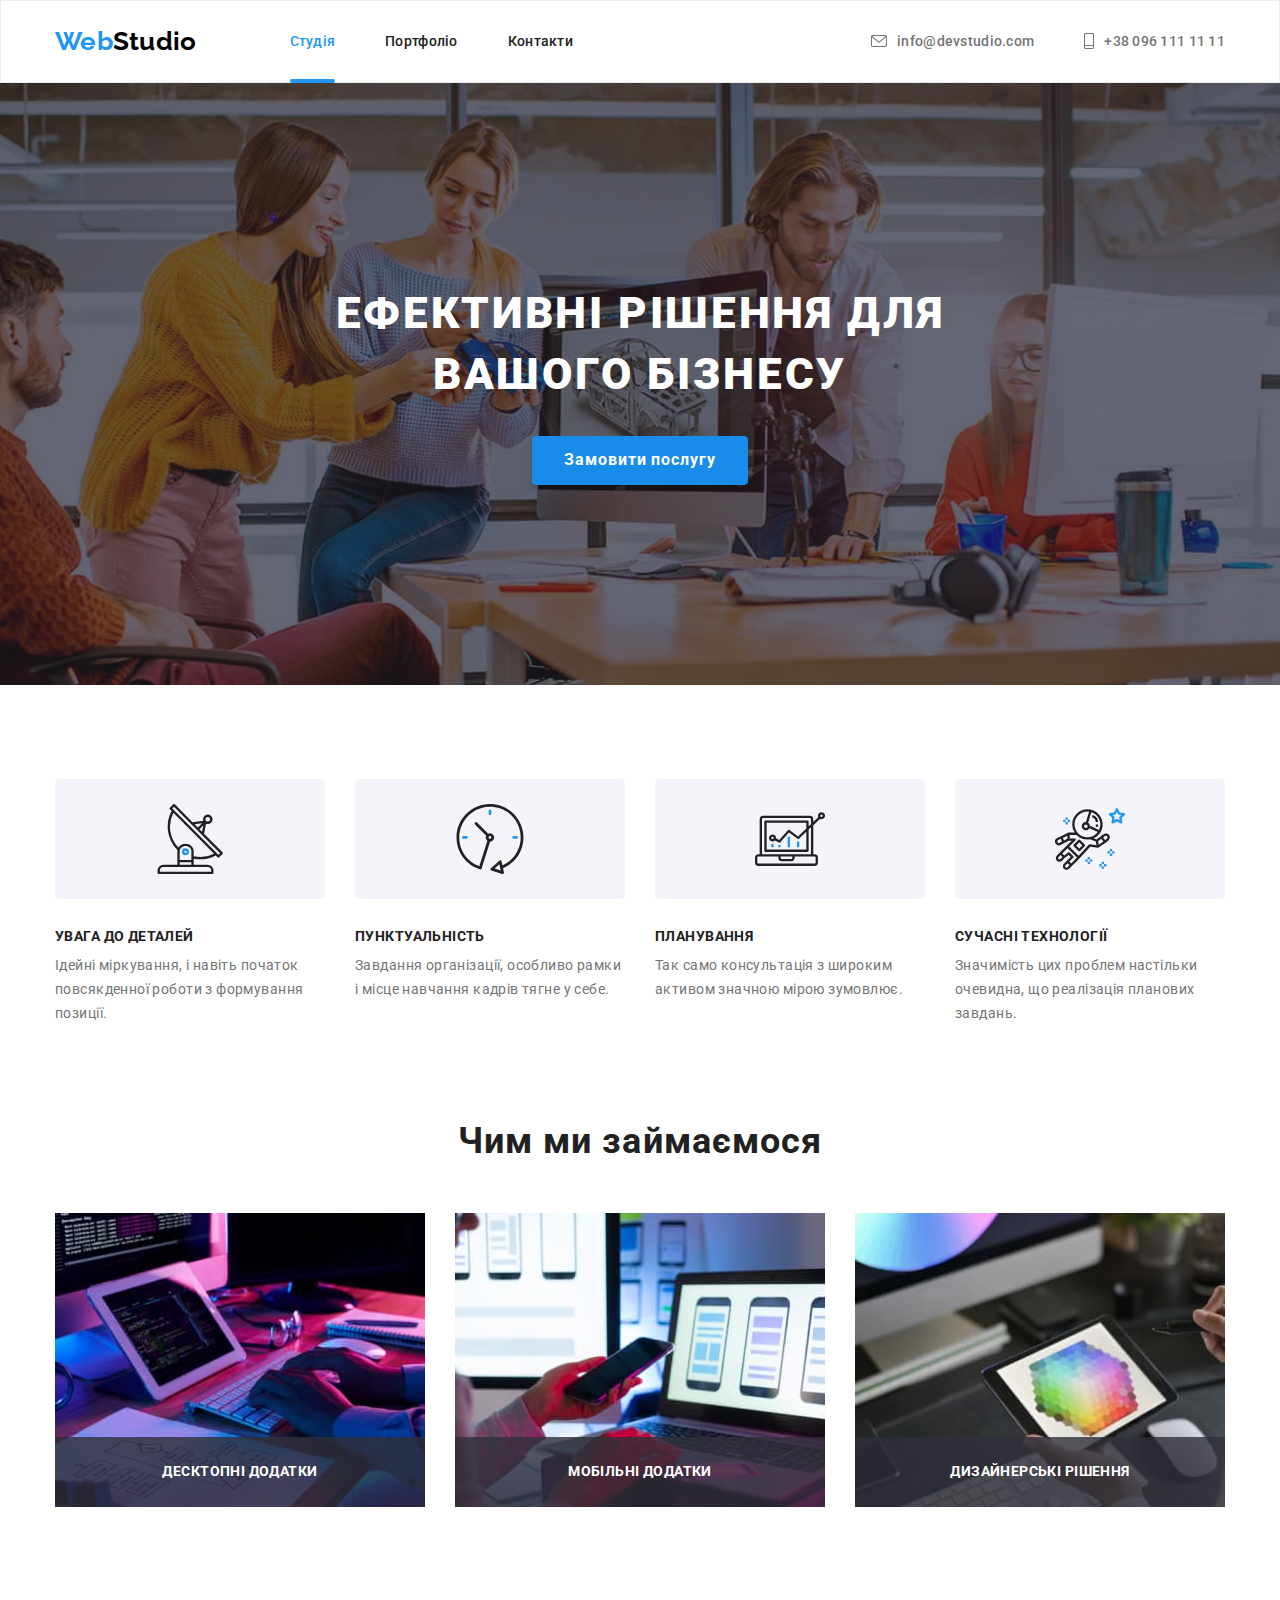
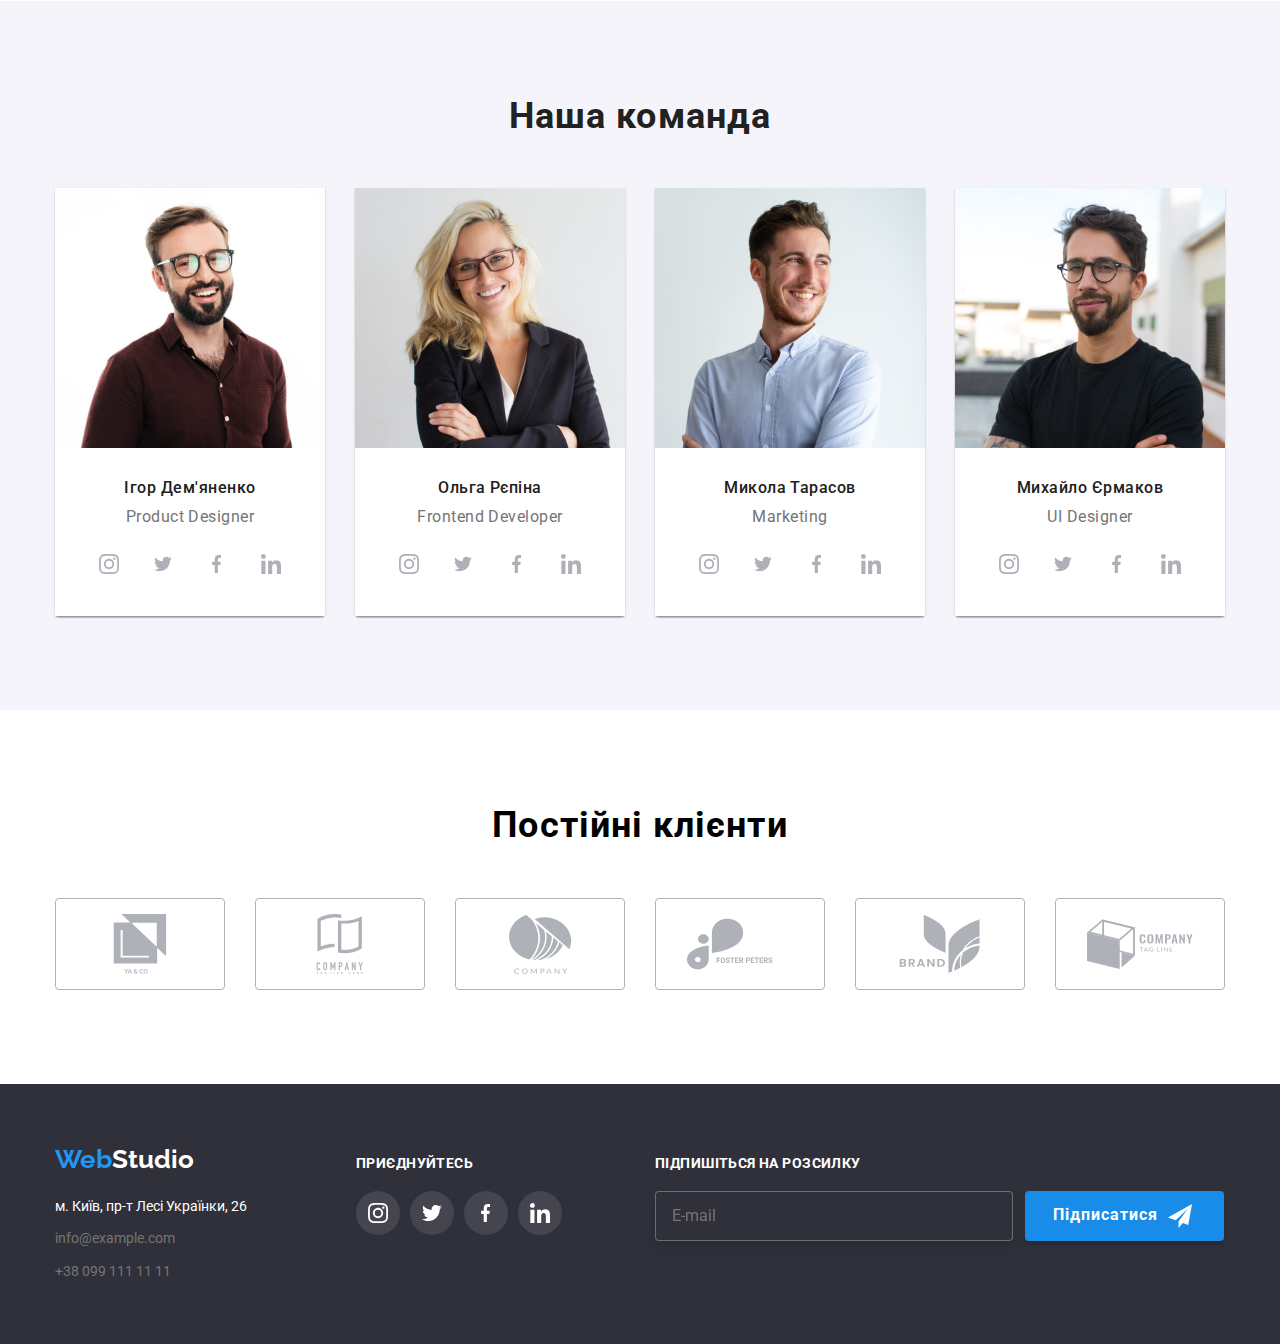
<file: index.html>
<!DOCTYPE html>
<html lang="uk">
  <head>
    <meta charset="UTF-8" />
    <meta http-equiv="X-UA-Compatible" content="IE=edge" />
    <meta name="viewport" content="width=device-width, initial-scale=1.0" />
    <title>WebStudio</title>
    <link rel="preconnect" href="https://fonts.googleapis.com" />
    <link rel="preconnect" href="https://fonts.gstatic.com" crossorigin />
    <link
      href="https://fonts.googleapis.com/css2?family=Raleway:wght@700&family=Roboto:wght@400;500;700;900&display=swap"
      rel="stylesheet"
    />
    <link
      rel="stylesheet"
      href="https://cdnjs.cloudflare.com/ajax/libs/modern-normalize/1.1.0/modern-normalize.min.css"
    />
    <link rel="stylesheet" href="./css/styles.css" />
  </head>
  <body>
    <header class="header">
      <div class="container header-con">
        <nav class="header-nav">
          <a lang="en" class="logo" href="./index.html">
            <span class="logo-color">Web</span>Studio</a
          >
          <ul class="site-nav list">
            <li class="item">
              <a href="./index.html" class="link current">Студія</a>
            </li>
            <li class="item">
              <a href="./portfolio.html" class="link">Портфоліо</a>
            </li>
            <li class="item">
              <a href="" class="link">Контакти</a>
            </li>
          </ul>
        </nav>
        <ul class="contacts-nav list">
          <li class="сontasts-item">
            <a href="mailto:info@devstudio.com" class="data"
              ><svg class="icon-envelope" width="16" height="12">
                <use href="./images/icons.svg#icon-envelope"></use>
              </svg>
              info@devstudio.com
            </a>
          </li>
          <li class="сontasts-item">
            <a href="tel:+380961111111" class="data">
              <svg class="icon-smartphone" width="10" height="16">
                <use href="./images/icons.svg#icon-smartphone"></use>
              </svg>
              +38 096 111 11 11</a
            >
          </li>
        </ul>
      </div>
    </header>

    <main>
      <div class="backdrop is-hidden" data-modal>
        <div class="modal">
          <button data-modal-close class="close-button">
            <svg class="icon-close" width="11" height="11">
              <use href="./images/icons.svg#icon-close"></use>
            </svg>
          </button>
          <p class="sub-title">Залиште свої дані, ми вам передзвонимо</p>
          <form>
            <div class="form">
              <label class="label-text" for="name">Ім"я</label>
              <div class="position">
                <input class="input" type="text" name="name" id="name" />
                <svg class="icon-demo" width="12" height="12">
                  <use href="./images/icons.svg#icon-human"></use>
                </svg>
              </div>
            </div>
            <div class="form">
              <label class="label-text" for="tel">Телефон</label>
              <div class="position">
                <input class="input" type="tel" name="name" id="tel" />
                <svg class="icon-demo" width="13" height="13">
                  <use href="./images/icons.svg#icon-phone"></use>
                </svg>
              </div>
            </div>
            <div class="form">
              <label class="label-text" for="mail">Пошта</label>
              <div class="position">
                <input class="input" type="email" name="mail" id="mail" />
                <svg class="icon-demo" width="15" height="12">
                  <use href="./images/icons.svg#icon-letter"></use>
                </svg>
              </div>
            </div>
            <div class="form response">
              <label class="label-text" for="response">Коментар</label>
              <textarea
                class="area"
                name="response"
                id="response"
                cols="20"
                rows="10"
                placeholder="Введіть текст"
              ></textarea>
            </div>
            <label class="form-checkbox">
              <input class="checkbox" type="checkbox" name="policy" />
              <span class="icon-mark"></span>
              Погоджуюся з розсилкою та приймаю
              <a href="@" class="contract"> Умови договору</a>
            </label>
            <button class="btn-modal" type="submit">Відправити</button>
          </form>
        </div>
      </div>
      <section class="hero">
        <div class="container">
          <h1 class="hero-title">Ефективні рішення для вашого бізнесу</h1>

          <button class="button-studio" data-modal-open>
            Замовити послугу
          </button>
        </div>
      </section>

      <section class="section-features">
        <div class="container">
          <ul class="features list">
            <li class="features-item">
              <div class="features-bckg">
                <svg class="icon-mini" width="70" height="70">
                  <use href="./images/icons.svg#icon-antenna"></use>
                </svg>
              </div>
              <h3 class="section-title">УВАГА ДО ДЕТАЛЕЙ</h3>
              <p class="rubric">
                Ідейні міркування, і навіть початок повсякденної роботи з
                формування позиції.
              </p>
            </li>
            <li class="features-item">
              <div class="features-bckg">
                <svg class="icon-mini" width="70" height="70">
                  <use href="./images/icons.svg#icon-clock"></use>
                </svg>
              </div>
              <h3 class="section-title">ПУНКТУАЛЬНІСТЬ</h3>
              <p class="rubric">
                Завдання організації, особливо рамки і місце навчання кадрів
                тягне у себе.
              </p>
            </li>
            <li class="features-item">
              <div class="features-bckg">
                <svg class="icon-mini" width="70" height="70">
                  <use href="./images/icons.svg#icon-diagram"></use>
                </svg>
              </div>
              <h3 class="section-title">ПЛАНУВАННЯ</h3>
              <p class="rubric">
                Так само консультація з широким активом значною мірою зумовлює.
              </p>
            </li>
            <li class="features-item">
              <div class="features-bckg">
                <svg class="icon-mini" width="70" height="70">
                  <use href="./images/icons.svg#icon-astronaut"></use>
                </svg>
              </div>
              <h3 class="section-title">СУЧАСНІ ТЕХНОЛОГІЇ</h3>
              <p class="rubric">
                Значимість цих проблем настільки очевидна, що реалізація
                планових завдань.
              </p>
            </li>
          </ul>
        </div>
      </section>
      <section class="section-examples">
        <div class="container">
          <h2 class="section-work">Чим ми займаємося</h2>
          <ul class="photo list">
            <li class="img">
              <div class="thumb-work">
                <img
                  src="./images/work/work1.jpg"
                  alt="Робота з кодом"
                  width="370"
                  height="294"
                />
                <p class="signature">Десктопні додатки</p>
              </div>
            </li>
            <li class="img">
              <div class="thumb-work">
                <img
                  src="./images/work/work2.jpg"
                  alt="Телефон в руках"
                  width="370"
                  height="294"
                />
                <p class="signature">Мобільні додатки</p>
              </div>
            </li>
            <li class="img">
              <div class="thumb-work">
                <img
                  src="./images/work/work3.jpg"
                  alt="Робота з планшетом"
                  width="370"
                  height="294"
                />
                <p class="signature">Дизайнерські рішення</p>
              </div>
            </li>
          </ul>
        </div>
      </section>
      <section class="section-team">
        <div class="container">
          <h2 class="section-work">Наша команда</h2>
          <ul class="staff list">
            <li class="employees">
              <img
                src="./images/our-team/worker1.jpg"
                alt="Ігор Дем'яненко"
                width="270"
                height="260"
              />
              <div class="card-staff">
                <h3 class="section-name">Ігор Дем'яненко</h3>
                <p lang="en" class="profession">Product Designer</p>
                <ul class="name-list list">
                  <li class="name-item">
                    <a href="@" class="name-link">
                      <svg class="name-icon-in">
                        <use href="./images/icons.svg#icon-instagram"></use>
                      </svg>
                    </a>
                  </li>
                  <li class="name-item">
                    <a href="@" class="name-link">
                      <svg class="name-icon-tw">
                        <use href="./images/icons.svg#icon-twitter"></use>
                      </svg>
                    </a>
                  </li>
                  <li class="name-item">
                    <a href="@" class="name-link">
                      <svg class="name-icon-f">
                        <use href="./images/icons.svg#icon-facebook"></use>
                      </svg>
                    </a>
                  </li>
                  <li class="name-item">
                    <a href="@" class="name-link">
                      <svg class="name-icon-in">
                        <use href="./images/icons.svg#icon-linkedin"></use>
                      </svg>
                    </a>
                  </li>
                </ul>
              </div>
            </li>
            <li class="employees">
              <img
                src="./images/our-team/worker2.jpg"
                alt="Ольга Рєпіна"
                width="270"
                height="260"
              />
              <div class="card-staff">
                <h3 class="section-name">Ольга Рєпіна</h3>
                <p lang="en" class="profession">Frontend Developer</p>

                <ul class="name-list list">
                  <li class="name-item">
                    <a href="@" class="name-link">
                      <svg class="name-icon-in">
                        <use href="./images/icons.svg#icon-instagram"></use>
                      </svg>
                    </a>
                  </li>
                  <li class="name-item">
                    <a href="@" class="name-link">
                      <svg class="name-icon-tw">
                        <use href="./images/icons.svg#icon-twitter"></use>
                      </svg>
                    </a>
                  </li>
                  <li class="name-item">
                    <a href="@" class="name-link">
                      <svg class="name-icon-f">
                        <use href="./images/icons.svg#icon-facebook"></use>
                      </svg>
                    </a>
                  </li>
                  <li class="name-item">
                    <a href="@" class="name-link">
                      <svg class="name-icon-in">
                        <use href="./images/icons.svg#icon-linkedin"></use>
                      </svg>
                    </a>
                  </li>
                </ul>
              </div>
            </li>
            <li class="employees">
              <img
                src="./images/our-team/worker3.jpg"
                alt="Микола Тарасов"
                width="270"
                height="260"
              />
              <div class="card-staff">
                <h3 class="section-name">Микола Тарасов</h3>
                <p lang="en" class="profession">Marketing</p>
                <ul class="name-list list">
                  <li class="name-item">
                    <a href="@" class="name-link">
                      <svg class="name-icon-in">
                        <use href="./images/icons.svg#icon-instagram"></use>
                      </svg>
                    </a>
                  </li>
                  <li class="name-item">
                    <a href="@" class="name-link">
                      <svg class="name-icon-tw">
                        <use href="./images/icons.svg#icon-twitter"></use>
                      </svg>
                    </a>
                  </li>
                  <li class="name-item">
                    <a href="@" class="name-link">
                      <svg class="name-icon-f">
                        <use href="./images/icons.svg#icon-facebook"></use>
                      </svg>
                    </a>
                  </li>
                  <li class="name-item">
                    <a href="@" class="name-link">
                      <svg class="name-icon-in">
                        <use href="./images/icons.svg#icon-linkedin"></use>
                      </svg>
                    </a>
                  </li>
                </ul>
              </div>
            </li>
            <li class="employees">
              <img
                src="./images/our-team/worker4.jpg"
                alt="Михайло Єрмаков"
                width="270"
                height="260"
              />
              <div class="card-staff">
                <h3 class="section-name">Михайло Єрмаков</h3>
                <p lang="en" class="profession">UI Designer</p>

                <ul class="name-list list">
                  <li class="name-item">
                    <a href="@" class="name-link">
                      <svg class="name-icon-in">
                        <use href="./images/icons.svg#icon-instagram"></use>
                      </svg>
                    </a>
                  </li>
                  <li class="name-item">
                    <a href="@" class="name-link">
                      <svg class="name-icon-tw">
                        <use href="./images/icons.svg#icon-twitter"></use>
                      </svg>
                    </a>
                  </li>
                  <li class="name-item">
                    <a href="@" class="name-link">
                      <svg class="name-icon-f">
                        <use href="./images/icons.svg#icon-facebook"></use>
                      </svg>
                    </a>
                  </li>
                  <li class="name-item">
                    <a href="@" class="name-link">
                      <svg class="name-icon-in">
                        <use href="./images/icons.svg#icon-linkedin"></use>
                      </svg>
                    </a>
                  </li>
                </ul>
              </div>
            </li>
          </ul>
        </div>
      </section>
      <section class="regular-customers">
        <div class="container">
          <h2 class="customers-title">Постійні клієнти</h2>
          <ul class="logotype list">
            <li class="customers-item">
              <a href="@" class="customers-link">
                <svg class="customers-icon" width="106" height="60">
                  <use href="./images/icons.svg#icon-yaco"></use>
                </svg>
              </a>
            </li>
            <li class="customers-item">
              <a href="@" class="customers-link">
                <svg class="customers-icon" width="106" height="60">
                  <use href="./images/icons.svg#icon-taglinehere"></use>
                </svg>
              </a>
            </li>
            <li class="customers-item">
              <a href="@" class="customers-link">
                <svg class="customers-icon" width="106" height="60">
                  <use href="./images/icons.svg#icon-comp"></use>
                </svg>
              </a>
            </li>
            <li class="customers-item">
              <a href="@" class="customers-link">
                <svg class="customers-icon" width="106" height="60">
                  <use href="./images/icons.svg#icon-foster"></use>
                </svg>
              </a>
            </li>
            <li class="customers-item">
              <a href="@" class="customers-link">
                <svg class="customers-icon" width="106" height="60">
                  <use href="./images/icons.svg#icon-brand"></use>
                </svg>
              </a>
            </li>
            <li class="customers-item">
              <a href="@" class="customers-link">
                <svg class="customers-icon" width="106" height="60">
                  <use href="./images/icons.svg#icon-tagline"></use>
                </svg>
              </a>
            </li>
          </ul>
        </div>
      </section>
    </main>
    <footer class="footer">
      <div class="footer-cont container">
        <div class="footer-box">
          <a lang="en" class="logo-footer" href="./index.html">
            <span class="logo-color">Web</span
            ><span class="logo-white">Studio</span>
          </a>
          <address>
            <ul class="footer-nav list">
              <li class="item local">
                <a href="" class="local">м. Київ, пр-т Лесі Українки, 26</a>
              </li>

              <li class="item">
                <a href="mailto:info@example.com" class="data"
                  >info@example.com</a
                >
              </li>

              <li class="item">
                <a href="tel:+38091111111" class="data">+38 099 111 11 11</a>
              </li>
            </ul>
          </address>
        </div>

        <div class="footer-box2">
          <p class="footer-join">Приєднуйтесь</p>
          <ul class="footer-soc list">
            <li class="footer-soc-item">
              <a href="@" class="footer-soc-link">
                <svg class="footer-icon" width="20" height="20">
                  <use href="./images/icons.svg#icon-instagram"></use>
                </svg>
              </a>
            </li>
            <li class="footer-soc-item">
              <a href="@" class="footer-soc-link">
                <svg class="footer-icon" width="20" height="20">
                  <use href="./images/icons.svg#icon-twitter"></use>
                </svg>
              </a>
            </li>
            <li class="footer-soc-item">
              <a href="@" class="footer-soc-link">
                <svg class="footer-icon" width="10" height="20">
                  <use href="./images/icons.svg#icon-facebook"></use>
                </svg>
              </a>
            </li>
            <li class="footer-soc-item">
              <a href="@" class="footer-soc-link">
                <svg class="footer-icon" width="20" height="20">
                  <use href="./images/icons.svg#icon-linkedin"></use>
                </svg>
              </a>
            </li>
          </ul>
        </div>
        <div class="footer-box3">
          <p class="sub-join">Підпишіться на розсилку</p>
          <form class="subscription-form">
            <label>
              <input
                type="email"
                name="email"
                class="email"
                placeholder="E-mail"
              />
            </label>
            <button type="submit" class="btn-sub">
              Підписатися
              <svg class="sub-icon" width="24" height="24">
                <use href="./images/icons.svg#icon-subscribe"></use>
              </svg>
            </button>
          </form>
        </div>
      </div>
    </footer>
    <script src="./js/modal.js"></script>
  </body>
</html>
</file>
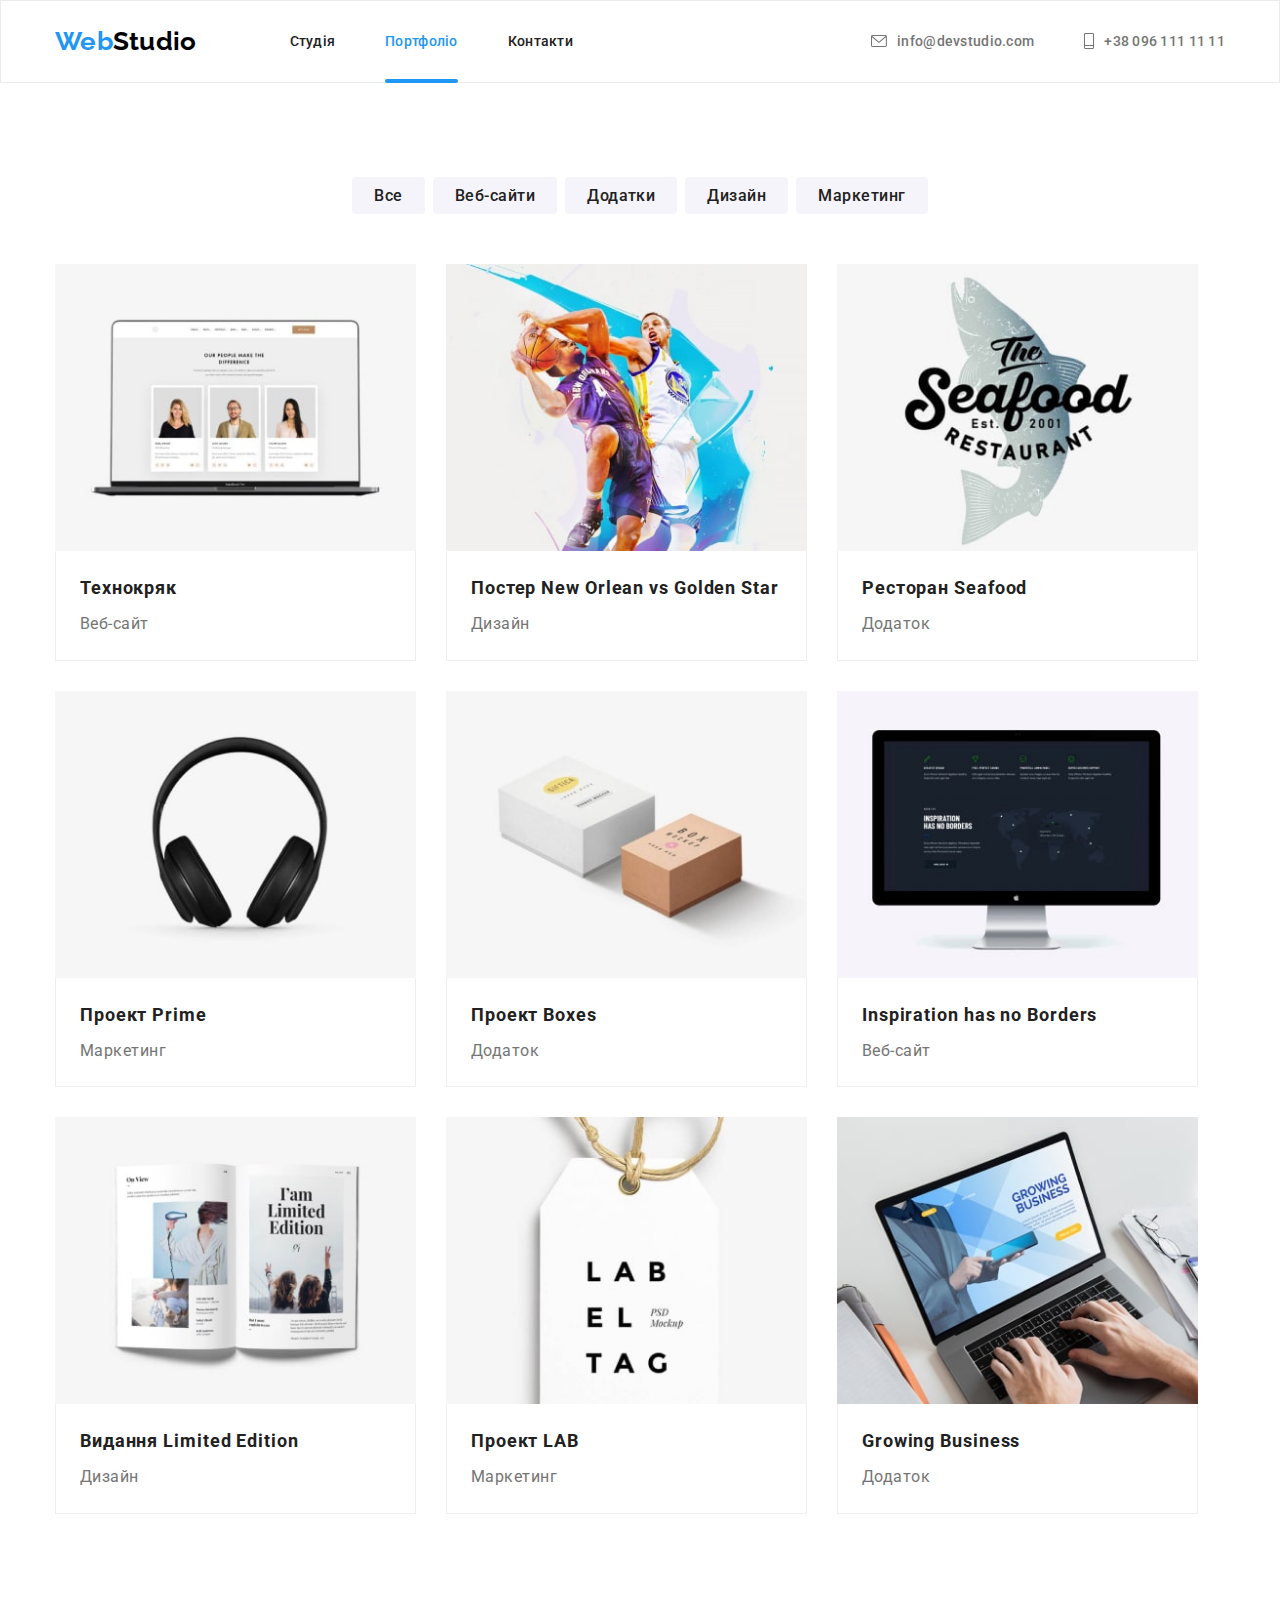
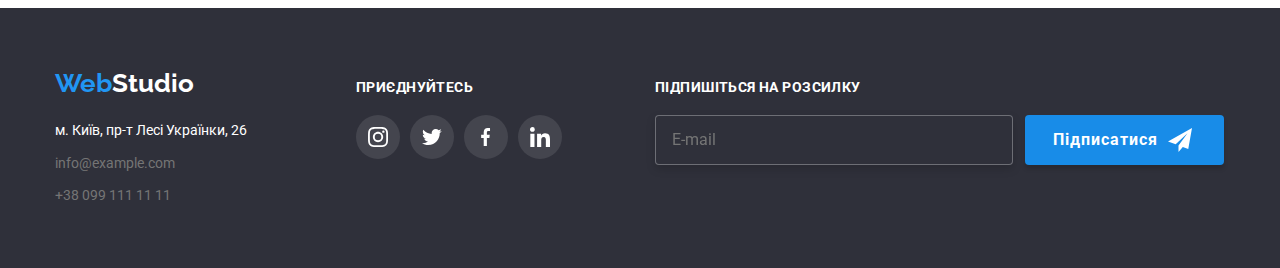
<file: portfolio.html>
<!DOCTYPE html>
<html lang="uk">
  <head>
    <meta charset="UTF-8" />
    <meta http-equiv="X-UA-Compatible" content="IE=edge" />
    <meta name="viewport" content="width=device-width, initial-scale=1.0" />
    <title>WebStudio</title>
    <link rel="preconnect" href="https://fonts.googleapis.com" />
    <link rel="preconnect" href="https://fonts.gstatic.com" crossorigin />
    <link
      href="https://fonts.googleapis.com/css2?family=Raleway:wght@700&family=Roboto:wght@400;500;700;900&display=swap"
      rel="stylesheet"
    />
    <link
      rel="stylesheet"
      href="https://cdnjs.cloudflare.com/ajax/libs/modern-normalize/1.1.0/modern-normalize.min.css"
    />
    <link rel="stylesheet" href="./css/styles.css" />
  </head>
  <body>
    <header class="header">
      <div class="container header-con">
        <nav class="header-nav">
          <a lang="en" class="logo" href="./index.html">
            <span class="logo-color">Web</span>Studio</a
          >
          <ul class="site-nav list">
            <li class="item">
              <a href="./index.html" class="link">Студія</a>
            </li>
            <li class="item">
              <a href="./portfolio.html" class="link current">Портфоліо</a>
            </li>
            <li class="item">
              <a href="" class="link">Контакти</a>
            </li>
          </ul>
        </nav>

        <ul class="contacts-nav list">
          <li class="сontasts-item">
            <a href="mailto:info@devstudio.com" class="data"
              ><svg class="icon-envelope" width="16" height="12">
                <use href="./images/icons.svg#icon-envelope"></use>
              </svg>
              info@devstudio.com
            </a>
          </li>
          <li class="сontasts-item">
            <a href="tel:+380961111111" class="data">
              <svg class="icon-smartphone" width="10" height="16">
                <use href="./images/icons.svg#icon-smartphone"></use>
              </svg>
              +38 096 111 11 11</a
            >
          </li>
        </ul>
      </div>
    </header>
    <main>
      <section class="section-sample">
        <div class="container">
          <ul class="additional list">
            <li class="btn">
              <button type="button" class="button-portfolio">Все</button>
            </li>
            <li class="btn">
              <button type="button" class="button-portfolio">Веб-сайти</button>
            </li>
            <li class="btn">
              <button type="button" class="button-portfolio">Додатки</button>
            </li>
            <li class="btn">
              <button type="button" class="button-portfolio">Дизайн</button>
            </li>
            <li class="btn">
              <button type="button" class="button-portfolio">Маркетинг</button>
            </li>
          </ul>
          <h2 class="visually-hidden">Наші послуги</h2>
          <ul class="services list">
            <li class="element">
              <a href="@" class="serv-text">
                <div class="thumb-element">
                  <img
                    src="./images/images-portfolio/laptop.jpg"
                    alt="ноутбук"
                    width="370"
                    height="294"
                  />
                  <div class="text-animation">
                    <p class="text-element">
                      Ресурс пропонує комплексні пропозиції з різним рівнем
                      функціоналу та сервісів. Все це дозволить відвідувачу
                      отримати вичерпні відомості про компанію чи приватну
                      особу.
                    </p>
                  </div>
                </div>
                <div class="card-content">
                  <h3 class="section-portfolio">Технокряк</h3>
                  <p class="section-paragraph">Веб-сайт</p>
                </div>
              </a>
            </li>
            <li class="element">
              <a href="@" class="serv-text">
                <div class="thumb-element">
                  <img
                    src="./images/images-portfolio/players.jpg"
                    alt="гравці"
                    width="370"
                    height="294"
                  />
                  <div class="text-animation">
                    <p class="text-element">
                      Ресурс пропонує комплексні пропозиції з різним рівнем
                      функціоналу та сервісів. Все це дозволить відвідувачу
                      отримати вичерпні відомості про компанію чи приватну
                      особу.
                    </p>
                  </div>
                </div>
                <div class="card-content">
                  <h3 class="section-portfolio">
                    Постер New Orlean vs Golden Star
                  </h3>
                  <p class="section-paragraph">Дизайн</p>
                </div>
              </a>
            </li>
            <li class="element">
              <a href="@" class="serv-text">
                <div class="thumb-element">
                  <img
                    src="./images/images-portfolio/seafood.jpg"
                    alt="ресторан"
                    width="370"
                    height="294"
                  />
                  <div class="text-animation">
                    <p class="text-element">
                      Ресурс пропонує комплексні пропозиції з різним рівнем
                      функціоналу та сервісів. Все це дозволить відвідувачу
                      отримати вичерпні відомості про компанію чи приватну
                      особу.
                    </p>
                  </div>
                </div>

                <div class="card-content">
                  <h3 class="section-portfolio">Ресторан Seafood</h3>
                  <p class="section-paragraph">Додаток</p>
                </div>
              </a>
            </li>
            <li class="element">
              <a href="@" class="serv-text">
                <div class="thumb-element">
                  <img
                    src="./images/images-portfolio/headphone.jpg"
                    alt="навушники"
                    width="370"
                    height="294"
                  />
                  <div class="text-animation">
                    <p class="text-element">
                      Ресурс пропонує комплексні пропозиції з різним рівнем
                      функціоналу та сервісів. Все це дозволить відвідувачу
                      отримати вичерпні відомості про компанію чи приватну
                      особу.
                    </p>
                  </div>
                </div>
                <div class="card-content">
                  <h3 class="section-portfolio">Проект Prime</h3>
                  <p class="section-paragraph">Маркетинг</p>
                </div>
              </a>
            </li>
            <li class="element">
              <a href="@" class="serv-text">
                <div class="thumb-element">
                  <img
                    src="./images/images-portfolio/boxes.jpg"
                    alt="коробки"
                    width="370"
                    height="294"
                  />
                  <div class="text-animation">
                    <p class="text-element">
                      Ресурс пропонує комплексні пропозиції з різним рівнем
                      функціоналу та сервісів. Все це дозволить відвідувачу
                      отримати вичерпні відомості про компанію чи приватну
                      особу.
                    </p>
                  </div>
                </div>

                <div class="card-content">
                  <h3 class="section-portfolio">Проект Boxes</h3>
                  <p class="section-paragraph">Додаток</p>
                </div>
              </a>
            </li>
            <li class="element">
              <a href="@" class="serv-text">
                <div class="thumb-element">
                  <img
                    src="./images/images-portfolio/monitor.jpg"
                    alt="монітор"
                    width="370"
                    height="294"
                  />
                  <div class="text-animation">
                    <p class="text-element">
                      Ресурс пропонує комплексні пропозиції з різним рівнем
                      функціоналу та сервісів. Все це дозволить відвідувачу
                      отримати вичерпні відомості про компанію чи приватну
                      особу.
                    </p>
                  </div>
                </div>

                <div class="card-content">
                  <h3 class="section-portfolio">Inspiration has no Borders</h3>
                  <p class="section-paragraph">Веб-сайт</p>
                </div>
              </a>
            </li>
            <li class="element">
              <a href="@" class="serv-text">
                <div class="thumb-element">
                  <img
                    src="./images/images-portfolio/book.jpg"
                    alt="книга"
                    width="370"
                    height="294"
                  />
                  <div class="text-animation">
                    <p class="text-element">
                      Ресурс пропонує комплексні пропозиції з різним рівнем
                      функціоналу та сервісів. Все це дозволить відвідувачу
                      отримати вичерпні відомості про компанію чи приватну
                      особу.
                    </p>
                  </div>
                </div>

                <div class="card-content">
                  <h3 class="section-portfolio">Видання Limited Edition</h3>
                  <p class="section-paragraph">Дизайн</p>
                </div>
              </a>
            </li>
            <li class="element">
              <a href="@" class="serv-text">
                <div class="thumb-element">
                  <img
                    src="./images/images-portfolio/tag.jpg"
                    alt="бірка"
                    width="370"
                    height="294"
                  />
                  <div class="text-animation">
                    <p class="text-element">
                      Ресурс пропонує комплексні пропозиції з різним рівнем
                      функціоналу та сервісів. Все це дозволить відвідувачу
                      отримати вичерпні відомості про компанію чи приватну
                      особу.
                    </p>
                  </div>
                </div>

                <div class="card-content">
                  <h3 class="section-portfolio">Проект LAB</h3>
                  <p class="section-paragraph">Маркетинг</p>
                </div>
              </a>
            </li>
            <li class="element">
              <a href="@" class="serv-text">
                <div class="thumb-element">
                  <img
                    src="./images/images-portfolio/business.jpg"
                    alt="бізнес"
                    width="370"
                    height="294"
                  />
                  <div class="text-animation">
                    <p class="text-element">
                      Ресурс пропонує комплексні пропозиції з різним рівнем
                      функціоналу та сервісів. Все це дозволить відвідувачу
                      отримати вичерпні відомості про компанію чи приватну
                      особу.
                    </p>
                  </div>
                </div>

                <div class="card-content">
                  <h3 class="section-portfolio">Growing Business</h3>
                  <p class="section-paragraph">Додаток</p>
                </div>
              </a>
            </li>
          </ul>
        </div>
      </section>
    </main>
    <footer class="footer">
      <div class="footer-cont container">
        <div class="footer-box">
          <a lang="en" class="logo-footer" href="./index.html">
            <span class="logo-color">Web</span
            ><span class="logo-white">Studio</span>
          </a>
          <address>
            <ul class="footer-nav list">
              <li class="item local">
                <a href="" class="local">м. Київ, пр-т Лесі Українки, 26</a>
              </li>

              <li class="item">
                <a href="mailto:info@example.com" class="data"
                  >info@example.com</a
                >
              </li>

              <li class="item">
                <a href="tel:+38091111111" class="data">+38 099 111 11 11</a>
              </li>
            </ul>
          </address>
        </div>

        <div class="footer-box2">
          <p class="footer-join">Приєднуйтесь</p>
          <ul class="footer-soc list">
            <li class="footer-soc-item">
              <a href="@" class="footer-soc-link">
                <svg class="footer-icon" width="20" height="20">
                  <use href="./images/icons.svg#icon-instagram"></use>
                </svg>
              </a>
            </li>
            <li class="footer-soc-item">
              <a href="@" class="footer-soc-link">
                <svg class="footer-icon" width="20" height="20">
                  <use href="./images/icons.svg#icon-twitter"></use>
                </svg>
              </a>
            </li>
            <li class="footer-soc-item">
              <a href="@" class="footer-soc-link">
                <svg class="footer-icon" width="10" height="20">
                  <use href="./images/icons.svg#icon-facebook"></use>
                </svg>
              </a>
            </li>
            <li class="footer-soc-item">
              <a href="@" class="footer-soc-link">
                <svg class="footer-icon" width="20" height="20">
                  <use href="./images/icons.svg#icon-linkedin"></use>
                </svg>
              </a>
            </li>
          </ul>
        </div>
        <div class="footer-box3">
          <p class="sub-join">Підпишіться на розсилку</p>
          <div class="subscription-form">
            <label>
              <input
                type="email"
                name="email"
                class="email"
                placeholder="E-mail"
              />
            </label>
            <button type="submit" class="btn-sub">
              Підписатися
              <svg class="sub-icon" width="24" height="24">
                <use href="./images/icons.svg#icon-subscribe"></use>
              </svg>
            </button>
          </div>
        </div>
      </div>
    </footer>
    <script src="./js/modal.js"></script>
  </body>
</html>
</file>
<file: css/styles.css>
body {
  font-family: "Roboto", sans-serif;
  background-color: #ffffff;
  color: #757575;
}
:root {
  --primary-text-color: #757575;
  --title-text-color: #000000;
  --primary-white-color: #ffffff;
  --logo-color: #2196f3;
  --background-color: #2f303a;
  --section-title-color: #212121;
  --button-back-color: #188ce8;
  --button-basis: #f5f4fa;
  --shadow-color: rgba(0, 0, 0, 0.15);
  --color-lotypes: #afb1b8;
}

.list {
  list-style: none;
}

.container {
  width: 1200px;
  margin-left: auto;
  margin-right: auto;
  padding-left: 15px;
  padding-right: 15px;
}

p,
h1,
h2,
h3,
h4,
h5,
h6 {
  margin: 0;
}
ul,
ol {
  margin: 0;
  padding-left: 0;
}
img {
  display: block;
  max-width: 100%;
  height: auto;
}

/************************site nav***********************/
.header {
  border: 1px solid #ececec;
}
.header-nav {
  font-family: "Roboto";
  font-weight: 500;
  font-size: 14px;
  line-height: 1.2;
  letter-spacing: 0.02em;
  text-decoration: none;
  display: flex;
}

.logo {
  font-family: "Raleway";
  font-weight: 700;
  font-size: 26px;
  line-height: 1.2;
  color: var(--title-text-color);
  text-decoration: none;
  display: inline-block;
}
.logo-color {
  font-family: "Raleway";
  font-weight: 700;
  font-size: 26px;
  line-height: 1.2;
  color: var(--logo-color);
}
.header-nav {
  display: flex;
}
.site-nav {
  display: flex;
  margin-left: 93px;
}
.header-con {
  display: flex;
  align-items: center;
}
.contacts-nav {
  display: flex;
  align-items: center;
  margin-left: auto;
}

.header-connect {
  margin-left: auto;
}
.site-nav .item:not(:last-child) {
  margin-right: 50px;
}

.site-nav .link {
  color: var(--section-title-color);
  text-decoration: none;
  padding-top: 32px;
  padding-bottom: 32px;
  display: block;
  transition-property: color;
  transition-duration: 250ms;
  transition-timing-function: cubic-bezier(0.4, 0, 0.2, 1);
}

.site-nav .link:hover,
.site-nav .link:focus {
  color: var(--logo-color);
}
.link.current {
  color: var(--logo-color);
}

.header-nav {
  align-items: center;
}

.contacts-nav .сontasts-item + .сontasts-item {
  margin-left: 50px;
}
.contacts-nav .data {
  color: var(--primary-text-color);
  text-decoration: none;
  font-weight: 500;
  font-size: 14px;
  line-height: 1.2;
  letter-spacing: 0.02em;
  padding-top: 32px;
  padding-bottom: 32px;
  transition-property: color;
  transition-duration: 250ms;
  transition-timing-function: cubic-bezier(0.4, 0, 0.2, 1);
}

.contacts-nav .data:hover,
.contacts-nav .data:focus {
  color: var(--logo-color);
}

/*************************main****************************/
.section-team,
.section-examples,
.section-sample {
  padding-top: 94px;
  padding-bottom: 94px;
}
.section-features {
  padding-top: 94px;
}

.features {
  display: flex;
}
.section-title {
  color: var(--section-title-color);
  font-weight: 700;
  font-size: 14px;
  line-height: 1.1;
  letter-spacing: 0.03em;
  text-transform: uppercase;
  margin-bottom: 10px;
}

.hero {
  background-color: var(--background-color);
  text-align: center;
  padding-top: 200px;
  padding-bottom: 200px;
  max-width: 1600px;
  height: auto;
  margin-left: auto;
  margin-right: auto;
  background-image: linear-gradient(
      to left,
      rgba(47, 48, 58, 0.4),
      rgba(47, 48, 58, 0.4)
    ),
    url("../images/other-pictures/hero.jpg");
  background-repeat: no-repeat;
  background-position: center;
  background-size: cover;
}

.hero-title {
  font-weight: 900;
  font-size: 44px;
  line-height: 1.4;
  letter-spacing: 0.06em;
  color: var(--primary-white-color);
  text-transform: uppercase;
  width: 696px;
  display: inline-block;
  margin-bottom: 30px;
}
.section-work {
  color: var(--section-title-color);
  font-weight: 700;
  font-size: 36px;
  line-height: 1.2;
  text-align: center;
  letter-spacing: 0.03em;
  margin-bottom: 50px;
}

.rubric {
  font-size: 14px;
  line-height: 1.7;
  letter-spacing: 0.03em;
}

.features {
  width: calc(100%-90) / 4;
}
.features-item:not(:last-child) {
  margin-right: 30px;
}

.section-team {
  background-color: var(--button-basis);
}

.section-name {
  color: var(--section-title-color);
  font-weight: 500;
  font-size: 16px;
  line-height: 1.2;
  text-align: center;
  letter-spacing: 0.03em;
  margin-right: 0;
  margin-bottom: 10px;
}
.profession {
  color: var(--primary-text-color);
  font-size: 16px;
  line-height: 1.2;
  text-align: center;
  letter-spacing: 0.03em;
  margin-top: 0px;
  margin-bottom: 16px;
}

/*************************Portfolio****************************/
.section-paragraph {
  color: var(--primary-text-color);
  font-size: 16px;
  line-height: 1.9;
  letter-spacing: 0.03em;
}
.section-portfolio {
  color: var(--section-title-color);
  font-weight: 700;
  font-size: 18px;
  line-height: 1.9;
  letter-spacing: 0.05em;
  margin-bottom: 4px;
}
.additional {
  margin-bottom: 50px;
  display: flex;
  justify-content: center;
}
.additional .btn:not(:last-child) {
  margin-right: 8px;
}
/***********************footer**********************************/

.footer-box {
  width: 231px;
}
.visually-hidden {
  position: absolute;
  width: 1px;
  height: 1px;
  margin: -1px;
  border: 0;
  padding: 0;
  white-space: nowrap;
  clip-path: inset(100%);
  clip: rect(0 0 0 0);
  overflow: hidden;
}

.footer {
  background: var(--background-color);
  padding-top: 60px;
  padding-bottom: 60px;
}
.logo-white {
  color: var(--primary-white-color);
}
.logo-footer {
  font-family: "Raleway";
  font-weight: 700;
  font-size: 26px;
  line-height: 1.2;
  color: var(--title-text-color);
  text-decoration: none;
  display: inline-block;
  margin-bottom: 20px;
}

.footer-nav .data {
  color: var(--primary-text-color);
  text-decoration: none;
  font-family: "Roboto";
  font-style: normal;
  font-size: 14px;
  line-height: 1.7;
  transition-property: color;
  transition-duration: 250ms;
  transition-timing-function: cubic-bezier(0.4, 0, 0.2, 1);
}
.footer-nav .local {
  color: var(--primary-white-color);
  text-decoration: none;
  font-family: "Roboto";
  font-style: normal;
  font-size: 14px;
  line-height: 1.7;
  transition-property: color;
  transition-duration: 250ms;
  transition-timing-function: cubic-bezier(0.4, 0, 0.2, 1);
}

.footer-nav .data:hover,
.footer-nav .data:focus {
  color: var(--logo-color);
}

.footer-nav .local:hover,
.footer-nav .local:focus {
  color: var(--logo-color);
}

.footer-nav .item:not(:last-child) {
  margin-bottom: 9px;
}

/**********************button***************************/

.button-studio {
  color: var(--primary-white-color);
  background-color: var(--button-back-color);
  font-weight: 700;
  font-size: 16px;
  line-height: 1.8;
  border: none;
  cursor: pointer;
  box-shadow: 0px 4px 4px var(--shadow-color);
  border-radius: 4px;
  letter-spacing: 0.06em;
  display: block;
  padding-top: 10px;
  padding-right: 32px;
  padding-bottom: 10px;
  padding-left: 32px;
  margin-right: auto;
  margin-left: auto;
}

.button-portfolio {
  display: inline-block;
  font-family: "Roboto";
  font-style: normal;
  font-weight: 500;
  color: var(--section-title-color);
  line-height: 1.6;
  letter-spacing: 0.03em;
  background-color: var(--button-basis);
  cursor: pointer;
  border-radius: 4px;
  border: none;
  padding: 6px 22px;
  text-align: center;
  transition-property: background-color, box-shadow, color;
  transition-duration: 250ms;
  transition-timing-function: cubic-bezier(0.4, 0, 0.2, 1);
}

.button-portfolio:hover,
.button-portfolio:focus {
  color: var(--primary-white-color);
  background-color: var(--logo-color);
  box-shadow: 0px 3px 1px rgba(0, 0, 0, 0.1), 0px 1px 2px rgba(0, 0, 0, 0.08),
    0px 2px 2px rgba(0, 0, 0, 0.12);
  border-radius: 4px;
}

.element:nth-child(3n) {
  margin-right: 0;
}

.photo {
  display: flex;
}
.photo .img:not(:last-child) {
  margin-right: 30px;
}

.services {
  display: flex;
  flex-wrap: wrap;
  margin-top: -30px;
  margin-left: -30px;
}

.services .element {
  flex-basis: calc(100% / 3 - 39px);
  margin-top: 30px;
  margin-left: 30px;
}

.card-content {
  padding-top: 20px;
  padding-bottom: 20px;
  padding-left: 24px;
  padding-right: 24px;
  border: 1px solid #eeeeee;
  border-top: none;
  text-decoration: none;
}

.section-name {
  margin-right: 0px;
}

.section-name :not(:last-child) {
  margin-right: 30px;
}

.profession {
  margin-top: 0px;
}

.staff {
  display: flex;
  flex-wrap: wrap;
}

.staff .employees:not(:last-child) {
  margin-right: 30px;
}

.card-staff {
  padding-top: 30px;
  padding-bottom: 30px;
  background-color: var(--primary-white-color);
}

.employees {
  box-shadow: 0px 1px 3px rgba(0, 0, 0, 0.12), 0px 1px 1px rgba(0, 0, 0, 0.14),
    0px 2px 1px rgba(0, 0, 0, 0.2);
  border-radius: 0px 0px 4px 4px;
}

/********************ICONS*****************************/

.data {
  display: flex;
  align-items: center;
}
.icon-envelope {
  margin-right: 10px;
  cursor: pointer;
  fill: currentColor;
  background-position: center;
  background-size: contain;
}

.icon-smartphone {
  margin-right: 10px;
  cursor: pointer;
  fill: currentColor;
  background-position: center;
  background-size: contain;
}

.features-bckg {
  background: var(--button-basis);
  border-radius: 4px;
  width: 270px;
  height: 120px;
  margin: 0px;
  margin-bottom: 30px;
  display: flex;
  justify-content: center;
  align-items: center;
}

.icon-mini {
  display: block;
}

/************************COMPANY*************************/
.customers-title {
  color: var(--title-text-color);
  font-weight: 700;
  font-size: 36px;
  line-height: 1.2;
  text-align: center;
  letter-spacing: 0.03em;
  margin-bottom: 50px;
}

.logotype {
  display: flex;
  gap: 30px;
}

.customers-link {
  width: 170px;
  height: 92px;
  border: 1px solid;
  border-color: var(--color-lotypes);
  color: var(--color-lotypes);
  border-radius: 4px;
  display: flex;
  justify-content: center;
  align-items: center;
  background-position: center;
  transition-property: color, border-color;
  transition-duration: 250ms;
  transition-timing-function: cubic-bezier(0.4, 0, 0.2, 1);
}

.customers-icon {
  fill: currentColor;
}

.customers-link:hover,
.customers-link:focus {
  color: var(--logo-color);
  border-color: var(--logo-color);
}

.regular-customers {
  padding-top: 94px;
  padding-bottom: 94px;
}
/*------------------footer icon--------------*/

.footer-box2 {
  margin-left: 70px;
}

.footer-join {
  margin-bottom: 20px;
  color: var(--primary-white-color);
  font-weight: 700;
  font-size: 14px;
  line-height: 1.15;
  letter-spacing: 0.03em;
  text-transform: uppercase;
}

.footer-soc {
  display: flex;
  gap: 10px;
}

.footer-soc-link {
  border-radius: 50%;
  width: 44px;
  height: 44px;
  display: flex;
  align-items: center;
  justify-content: center;
  background-color: rgba(255, 255, 255, 0.1);
  transition-property: background-color;
  transition-duration: 250ms;
  transition-timing-function: cubic-bezier(0.4, 0, 0.2, 1);
}

.footer-icon {
  color: var(--primary-white-color);
  transition-property: color;
  transition-duration: 250ms;
  transition-timing-function: cubic-bezier(0.4, 0, 0.2, 1);
}

.footer-icon:hover,
.footer-icon:focus {
  color: var(--primary-white-color);
}

.footer-soc-link:hover,
.footer-soc-link:focus {
  background-color: var(--logo-color);
}

.footer-icon {
  fill: currentColor;
}
.footer-cont {
  display: flex;
  align-items: baseline;
}

/*-----------------------NAME-ICON---------------------------*/

.name-list {
  display: flex;
  align-items: center;
  justify-content: center;
  gap: 10px;
  text-decoration: none;
}

.name-link {
  width: 44px;
  height: 44px;
  border-radius: 50%;
  display: flex;
  justify-content: center;
  align-items: center;
  color: #afb1b8;

  transition-property: background-color, color;
  transition-duration: 250ms;
  transition-timing-function: cubic-bezier(0.4, 0, 0.2, 1);
}

.name-icon-f,
.name-icon-in,
.name-icon-tw {
  fill: currentColor;
}

.name-icon-in {
  width: 20px;
  height: 20px;
}

.name-icon-tw {
  width: 20px;
  height: 16px;
}

.name-icon-f {
  width: 10px;
  height: 20px;
}

.name-link:hover {
  color: var(--primary-white-color);
  background-color: var(--logo-color);
}

/*------------------------DESIGN HEADER----------------------*/
.current {
  color: var(--logo-color);
  position: relative;
}

.current::after {
  display: block;
  content: " ";
  position: absolute;
  width: 100%;
  height: 4px;
  background-color: currentColor;
  border-radius: 2px;
  bottom: -1px;
}

/*------------------CAPTION TO THE PHOTO----------------------*/

.thumb-work {
  position: relative;
}

.signature {
  font-weight: 700;
  font-size: 14px;
  line-height: 1.14;
  text-align: center;
  letter-spacing: 0.03em;
  text-transform: uppercase;
  position: absolute;
  width: 100%;
  bottom: 0;
  height: 70px;
  display: flex;
  align-items: center;
  justify-content: center;
  color: var(--primary-white-color);
  background-color: rgba(47, 48, 58, 0.8);
}

/*------------CAPTION TO THE PORTFOLIO-----------------*/
.thumb-element {
  position: relative;
  overflow: hidden;
}
.text-element {
  position: absolute;
  font-size: 18px;
  line-height: 1.5;
  letter-spacing: 0.03em;
  padding: 63px 24px;
}
.text-animation {
  position: absolute;
  top: 0;
  left: 0;
  width: 100%;
  height: 100%;
  color: var(--primary-white-color);
  background-color: var(--logo-color);
  opacity: 0;
  transition-property: transform, opacity;
  transform: translateY(100%);
  transition-duration: 250ms;
  transition-timing-function: cubic-bezier(0.4, 0, 0.2, 1);
}
.serv-text {
  text-decoration: none;
  box-shadow: none;
  transition-property: box-shadow;
  transition-duration: 250ms;
  transition-timing-function: cubic-bezier(0.4, 0, 0.2, 1);
}

.serv-text:hover {
  display: block;
  box-shadow: 0px 1px 1px rgba(0, 0, 0, 0.12), 0px 4px 4px rgba(0, 0, 0, 0.06),
    1px 4px 6px rgba(0, 0, 0, 0.16);
}

.serv-text:hover .text-animation {
  transform: translateY(0);
  opacity: 1;
}
/*---------------------MODAL-----------------------------*/
.backdrop {
  position: fixed;
  top: 0;
  left: 0;
  width: 100%;
  height: 100%;
  opacity: 1;
  background-color: rgba(0, 0, 0, 0.2);
  transition: opacity 250ms cubic-bezier(0.4, 0, 0.2, 1),
    visibility 250ms cubic-bezier(0.4, 0, 0.2, 1);
  z-index: 1;
}

.backdrop.is-hidden {
  visibility: hidden;
  opacity: 0;
  pointer-events: none;
}

.backdrop.is-hidden .modal {
  transform: translate(-50%, -50%) scale(0.5);
}

.modal {
  position: absolute;
  top: 50%;
  left: 50%;
  width: 528px;
  height: 581px;
  background-color: var(--primary-white-color);
  box-shadow: 0px 1px 3px rgba(0, 0, 0, 0.12), 0px 1px 1px rgba(0, 0, 0, 0.14),
    0px 2px 1px rgba(0, 0, 0, 0.2);
  border-radius: 4px;
  transform: translate(-50%, -50%) scale(1);
  transition: transform 250ms cubic-bezier(0.4, 0, 0.2, 1);
  padding: 40px;
}

.close-button {
  position: absolute;
  top: 8px;
  right: 8px;
  width: 30px;
  height: 30px;
  background-color: var(--primary-white-color);
  border: 1px solid rgba(0, 0, 0, 0.1);
  border-radius: 50%;
  cursor: pointer;
}
.icon-close {
  fill: currentColor;
}

.close-button:hover,
.close-button:focus {
  color: var(--logo-color);
}

/*------------------SUBSCRIPTION------------------------------*/
.footer-box3 {
  margin-left: 93px;
}

.sub-join {
  margin-bottom: 20px;
  color: var(--primary-white-color);
  font-weight: 700;
  font-size: 14px;
  line-height: 1.15;
  letter-spacing: 0.03em;
  text-transform: uppercase;
}

.email {
  width: 358px;
  padding-top: 15px;
  padding-bottom: 15px;
  padding-left: 16px;
  border: 1px solid rgba(255, 255, 255, 0.3);
  filter: drop-shadow(0px 4px 4px rgba(0, 0, 0, 0.15));
  border-radius: 4px;
  background-color: #2f303a;
  color: var(--primary-text-color);
}

.subscription-form {
  display: flex;
}
.btn-sub {
  display: flex;
  align-items: center;
  color: var(--primary-white-color);
  background-color: var(--button-back-color);
  margin-left: 12px;
  font-weight: 700;
  font-size: 16px;
  line-height: 1.8;
  border: none;
  cursor: pointer;
  box-shadow: 0px 4px 4px var(--shadow-color);
  border-radius: 4px;
  letter-spacing: 0.06em;
  padding-top: 10px;
  padding-right: 32px;
  padding-bottom: 10px;
  padding-left: 28px;
  cursor: pointer;
}
.sub-icon {
  fill: currentColor;
}

.sub-icon {
  color: var(--primary-white-color);
  margin-left: 10px;
}
/*----------------- MODAL-WINDOW----------------------*/

.sub-title {
  font-weight: 700;
  font-size: 20px;
  line-height: 1.15;
  text-align: center;
  letter-spacing: 0.03em;
  color: var(--section-title-color);
  margin-bottom: 12px;
}

.label-text {
  font-weight: 400;
  font-size: 12px;
  line-height: 1.16;
  color: var(--primary-text-color);
  margin-bottom: 4px;
}

.btn-modal {
  display: block;
  align-items: center;
  color: var(--primary-white-color);
  background-color: var(--button-back-color);
  font-weight: 700;
  font-size: 16px;
  line-height: 1.8;
  border: none;
  cursor: pointer;
  box-shadow: 0px 4px 4px var(--shadow-color);
  border-radius: 4px;
  letter-spacing: 0.06em;
  padding: 10px 32px 10px 28px;
  transition-duration: 250ms;
  transition-timing-function: cubic-bezier(0.4, 0, 0.2, 1);
  margin: 30px auto 0;
}

.form {
  margin-bottom: 10px;
  display: flex;
  flex-direction: column;
}

.response {
  margin-bottom: 20px;
}

.input {
  border: 1px solid rgba(33, 33, 33, 0.2);
  border-radius: 4px;
  padding-top: 10px;
  padding-bottom: 10px;
  padding-left: 42px;
  width: 448px;
  cursor: pointer;
  outline: none;
  transition-property: border-color;
  transition-duration: 250ms;
  transition-timing-function: cubic-bezier(0.4, 0, 0.2, 1);
}
.form-checkbox {
  display: flex;
  align-items: center;
  justify-content: center;
  font-weight: 400;
  font-size: 14px;
  line-height: 1.7;
  letter-spacing: 0.03em;
}
.area {
  height: 120px;
  width: 448px;
  resize: none;
  border: 1px solid rgba(33, 33, 33, 0.2);
  border-radius: 4px;
  padding: 12px 16px;
  cursor: pointer;
  outline: none;
  transition-property: border-color;
  transition-duration: 250ms;
  transition-timing-function: cubic-bezier(0.4, 0, 0.2, 1);
}

.area:focus {
  border-color: var(--logo-color);
}

.contract {
  color: var(--logo-color);
  text-decoration: underline;
  margin-left: 4px;
}

textarea::placeholder {
  font-weight: 400;
  font-size: 12px;
  line-height: 1.17;
  letter-spacing: 0.01em;
  color: rgba(117, 117, 117, 0.5);
}

.position {
  position: relative;
}

.input:focus {
  border-color: var(--logo-color);
}

.input:focus + .icon-demo {
  fill: var(--logo-color);
}

.icon-demo {
  position: absolute;
  top: 50%;
  left: 16px;
  margin-right: 15px;
  transform: translateY(-50%);
  cursor: pointer;
  transition-property: fill;
  transition-duration: 250ms;
  transition-timing-function: cubic-bezier(0.4, 0, 0.2, 1);
}

.checkbox {
  font-weight: 400;
  font-size: 14px;
  line-height: 1.7;
  letter-spacing: 0.02em;
  position: absolute;
  width: 1px;
  height: 1px;
  margin: -1px;
  border: 0;
  padding: 0;
  clip: rect(0 0 0 0);
  overflow: hidden;
}

.icon-mark {
  display: inline-block;
  width: 16px;
  height: 15px;
  border: 2px solid var(--section-title-color);
  border-radius: 2px;
  margin-right: 7px;
}

.checkbox:checked + .icon-mark {
  background-color: #2196f3;
  border-color: #2196f3;
  background-image: url(../images/other-pictures/mark.svg);
  background-size: contain;
  background-origin: border-box;
}
</file>
